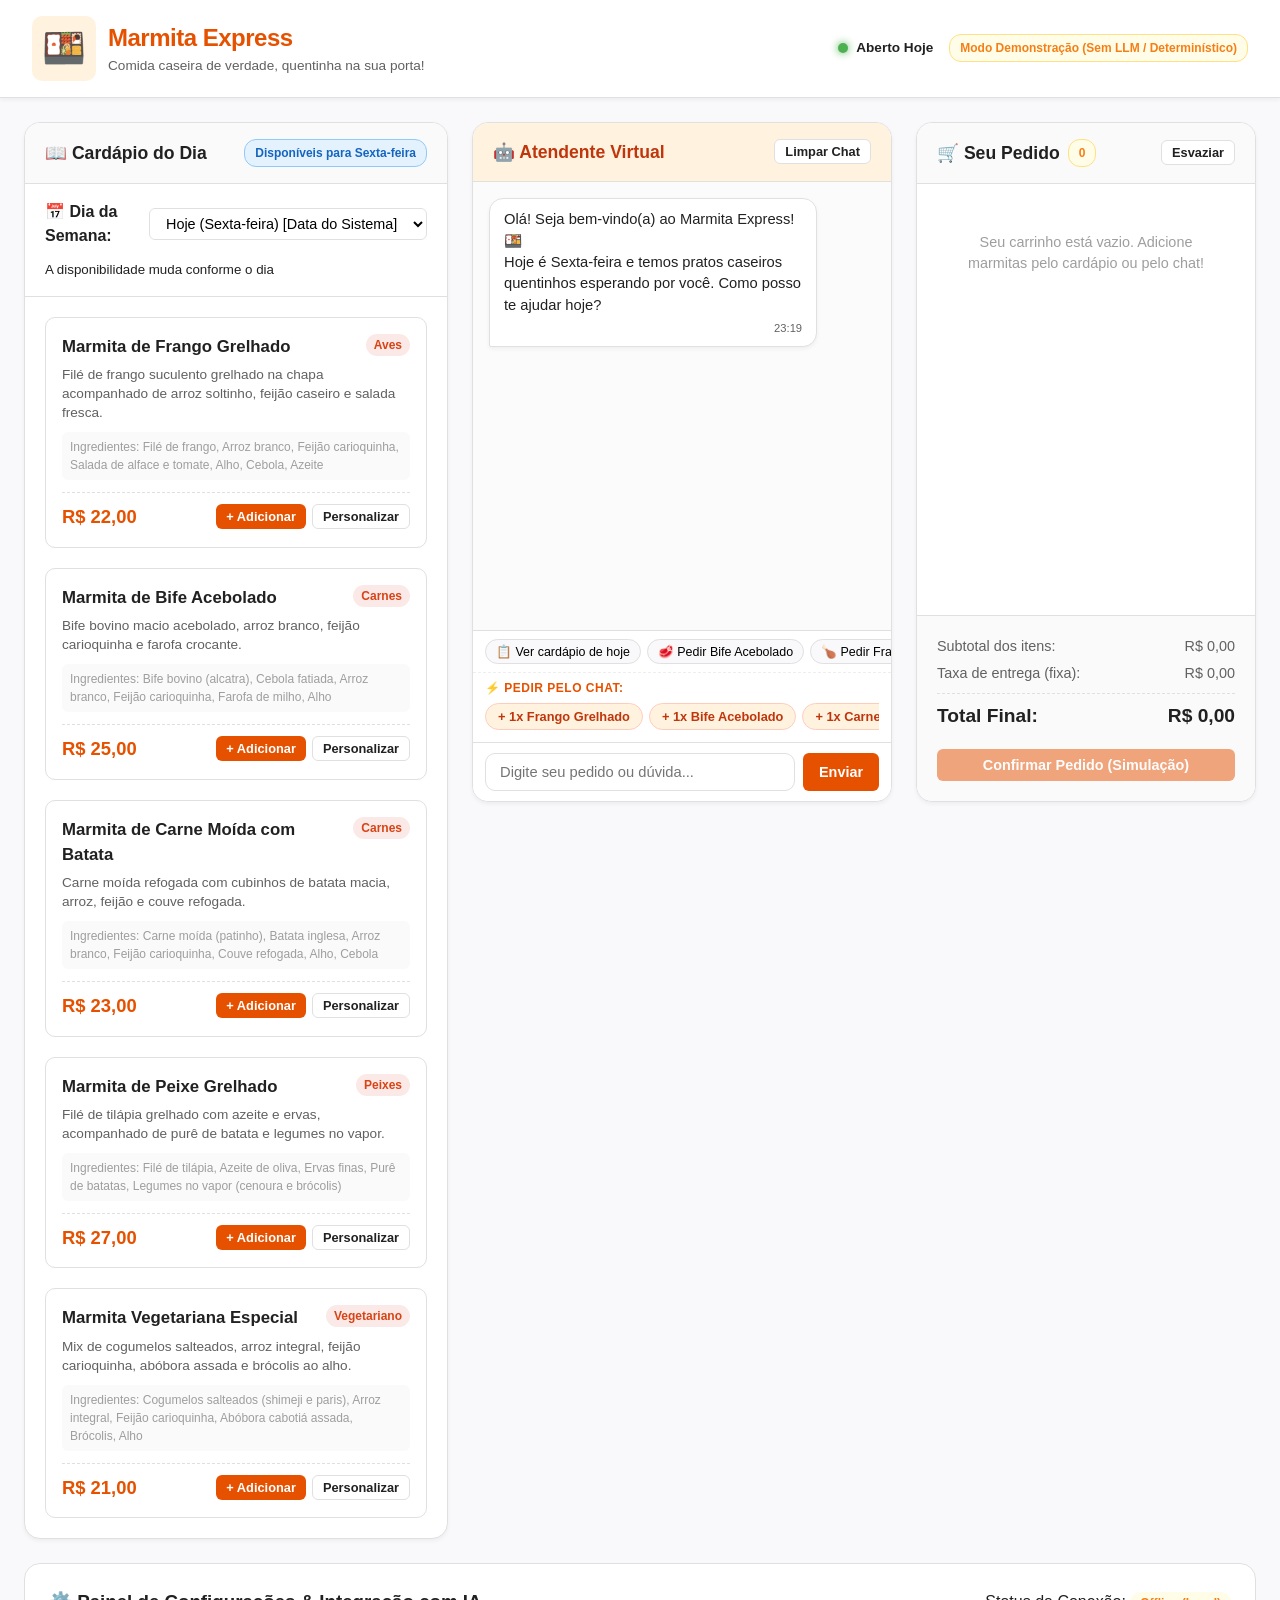
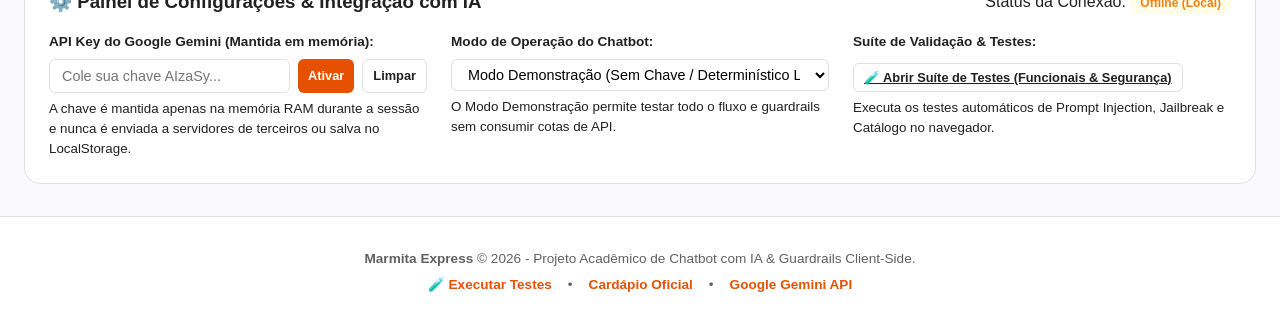
<file: index.html>
<!DOCTYPE html>
<html lang="pt-BR">
<head>
  <meta charset="UTF-8">
  <meta name="viewport" content="width=device-width, initial-scale=1.0">
  <title>Marmita Express | Chatbot Inteligente & Cardápio</title>
  <link rel="stylesheet" href="css/style.css">
  <link rel="icon" href="data:image/svg+xml,<svg xmlns=%22http://www.w3.org/2000/svg%22 viewBox=%220%22%20width=%22100%22%20height=%22100%22><text y=%22.9em%22 font-size=%2290%22>🍱</text></svg>">
</head>
<body>

  <!-- Top Bar / Header -->
  <header class="main-header">
    <div class="brand">
      <div class="brand-logo">🍱</div>
      <div>
        <h1 class="brand-title">Marmita Express</h1>
        <p class="brand-subtitle">Comida caseira de verdade, quentinha na sua porta!</p>
      </div>
    </div>

    <div class="header-controls">
      <div class="status-indicator">
        <span class="status-dot"></span>
        <span>Aberto Hoje</span>
      </div>
      <span id="active-mode-badge" class="badge badge-demo">Modo Demonstração</span>
    </div>
  </header>

  <!-- Container Principal em 3 Colunas -->
  <main class="app-container">
    
    <!-- COLUNA 1: Cardápio Dinâmico Oficial -->
    <section class="panel menu-panel" aria-labelledby="menu-title">
      <div class="panel-header">
        <h2 id="menu-title" class="panel-title">📖 Cardápio do Dia</h2>
        <span id="current-day-badge" class="badge badge-ia">Carregando...</span>
      </div>

      <!-- Filtro de Dia (Para demonstração e testes de disponibilidade) -->
      <div class="menu-controls">
        <div class="day-filter">
          <label for="day-selector"><strong>📅 Dia da Semana:</strong></label>
          <select id="day-selector" class="day-select"></select>
        </div>
        <small class="text-muted">A disponibilidade muda conforme o dia</small>
      </div>

      <!-- Grid dos Pratos -->
      <div id="menu-grid" class="menu-grid">
        <!-- Renderizado dinamicamente pelo JavaScript -->
      </div>
    </section>

    <!-- COLUNA 2: Chatbot Inteligente -->
    <section class="panel chat-panel" aria-labelledby="chat-title">
      <div class="panel-header">
        <h2 id="chat-title" class="panel-title">🤖 Atendente Virtual</h2>
        <button id="btn-clear-chat" class="btn btn-secondary btn-sm" title="Limpar conversa">Limpar Chat</button>
      </div>

      <!-- Mensagens da conversa -->
      <div id="chat-messages" class="chat-messages" role="log" aria-live="polite">
        <!-- Inseridas dinamicamente via textContent seguro -->
      </div>

      <!-- Indicador digitando -->
      <div id="typing-indicator" class="typing-indicator hidden">
        <div class="typing-dot"></div>
        <div class="typing-dot"></div>
        <div class="typing-dot"></div>
      </div>

      <!-- Sugestões de mensagens rápidas / Ações Frequentes -->
      <div id="quick-replies" class="quick-replies">
        <button class="quick-reply-btn" data-text="Ver cardápio de hoje">📋 Ver cardápio de hoje</button>
        <button class="quick-reply-btn" data-text="Quero uma marmita de bife acebolado">🥩 Pedir Bife Acebolado</button>
        <button class="quick-reply-btn" data-text="Quero uma marmita de frango grelhado">🍗 Pedir Frango Grelhado</button>
        <button class="quick-reply-btn" data-text="Quanto ficou meu pedido?">💰 Quanto ficou tudo?</button>
      </div>

      <!-- Barra de Atalhos Rápidos dos Pratos de Hoje -->
      <div class="dish-shortcuts-bar">
        <span class="shortcuts-title">⚡ Pedir pelo chat:</span>
        <div id="dish-shortcuts" class="dish-shortcuts-container">
          <!-- Botões rápidos de cada prato gerados dinamicamente -->
        </div>
      </div>

      <!-- Formulário de entrada -->
      <div class="chat-input-area">
        <input 
          type="text" 
          id="chat-input" 
          class="chat-input" 
          placeholder="Digite seu pedido ou dúvida..." 
          maxlength="500"
          autocomplete="off"
        >
        <button id="btn-send" class="btn btn-primary" aria-label="Enviar mensagem">Enviar</button>
      </div>
    </section>

    <!-- COLUNA 3: Carrinho e Gestão de Pedidos -->
    <section class="panel cart-panel" aria-labelledby="cart-title">
      <div class="panel-header">
        <h2 id="cart-title" class="panel-title">
          🛒 Seu Pedido
          <span id="cart-count-badge" class="badge badge-demo">0</span>
        </h2>
        <button id="btn-clear-cart" class="btn btn-secondary btn-sm" title="Esvaziar carrinho">Esvaziar</button>
      </div>

      <!-- Lista de Itens no Carrinho -->
      <div id="cart-items-list" class="cart-items-list">
        <!-- Renderizado dinamicamente -->
      </div>

      <!-- Resumo Financeiro (Cálculos por Pricing.js) -->
      <div class="cart-summary-area">
        <div class="summary-row">
          <span>Subtotal dos itens:</span>
          <span id="cart-subtotal">R$ 0,00</span>
        </div>
        <div class="summary-row">
          <span>Taxa de entrega (fixa):</span>
          <span id="cart-delivery">R$ 0,00</span>
        </div>
        <div class="summary-row total-row">
          <span>Total Final:</span>
          <span id="cart-total">R$ 0,00</span>
        </div>

        <button id="btn-checkout" class="btn btn-primary btn-block" style="margin-top: 12px;" disabled>
          Confirmar Pedido (Simulação)
        </button>
      </div>
    </section>

  </main>

  <!-- ÁREA DE CONFIGURAÇÕES & CONTROLE DA IA -->
  <section class="config-section">
    <div class="config-card">
      <div style="display: flex; justify-content: space-between; align-items: center; flex-wrap: wrap; gap: 8px;">
        <h3>⚙️ Painel de Configurações & Integração com IA</h3>
        <div>
          Status da Conexão: <span id="connection-status-badge" class="badge badge-warning">Offline (Local)</span>
        </div>
      </div>

      <div class="config-grid">
        <!-- Chave de API Google Gemini -->
        <div class="form-group">
          <label for="api-key-input">API Key do Google Gemini (Mantida em memória):</label>
          <div class="input-with-button">
            <input 
              type="password" 
              id="api-key-input" 
              placeholder="Cole sua chave AIzaSy..." 
              autocomplete="off"
            >
            <button id="btn-save-api-key" class="btn btn-primary btn-sm">Ativar</button>
            <button id="btn-clear-api-key" class="btn btn-secondary btn-sm" title="Limpar chave da memória">Limpar</button>
          </div>
          <small class="text-muted">A chave é mantida apenas na memória RAM durante a sessão e nunca é enviada a servidores de terceiros ou salva no LocalStorage.</small>
        </div>

        <!-- Modo de Operação -->
        <div class="form-group">
          <label for="mode-selector">Modo de Operação do Chatbot:</label>
          <select id="mode-selector" class="day-select">
            <option value="demo">Modo Demonstração (Sem Chave / Determinístico Local)</option>
            <option value="ia">Modo IA (Google Gemini 1.5 Flash)</option>
          </select>
          <small class="text-muted">O Modo Demonstração permite testar todo o fluxo e guardrails sem consumir cotas de API.</small>
        </div>

        <!-- Links Rápidos Acadêmicos -->
        <div class="form-group">
          <label>Suíte de Validação & Testes:</label>
          <div style="margin-top: 4px;">
            <a href="tests/index.html" class="btn btn-secondary btn-sm" target="_blank">
              🧪 Abrir Suíte de Testes (Funcionais & Segurança)
            </a>
          </div>
          <small class="text-muted">Executa os testes automáticos de Prompt Injection, Jailbreak e Catálogo no navegador.</small>
        </div>
      </div>
    </div>
  </section>

  <!-- MODAL: Personalização de Marmita -->
  <div id="customize-modal" class="modal-overlay hidden">
    <div class="modal-container">
      <div class="modal-header">
        <h3 id="customize-dish-title">Personalizar Marmita</h3>
        <button id="customize-modal-close" class="modal-close-btn" aria-label="Fechar">&times;</button>
      </div>

      <form id="customize-form" class="modal-body">
        <div class="form-group">
          <label><strong>Remover Ingredientes:</strong></label>
          <div id="customize-ingredients-group"></div>
        </div>

        <div class="form-group">
          <label for="customize-seasoning-select"><strong>Opção de Tempero:</strong></label>
          <select id="customize-seasoning-select" class="day-select"></select>
        </div>

        <div id="customize-cooking-point-group" class="form-group hidden">
          <label for="customize-cooking-point-select"><strong>Ponto da Carne:</strong></label>
          <select id="customize-cooking-point-select" class="day-select"></select>
        </div>

        <div class="form-group">
          <label for="customize-qty-input"><strong>Quantidade:</strong></label>
          <input type="number" id="customize-qty-input" min="1" max="20" value="1" class="day-select" style="width: 100px;">
        </div>

        <div class="modal-footer">
          <button type="button" class="btn btn-secondary" onclick="document.getElementById('customize-modal').classList.add('hidden')">Cancelar</button>
          <button type="submit" id="customize-confirm-btn" class="btn btn-primary">Adicionar ao Carrinho</button>
        </div>
      </form>
    </div>
  </div>

  <!-- MODAL: Confirmação Simulada de Pedido -->
  <div id="checkout-modal" class="modal-overlay hidden">
    <div class="modal-container">
      <div class="modal-header">
        <h3>Finalização de Pedido</h3>
        <button id="modal-close-btn" class="modal-close-btn" aria-label="Fechar">&times;</button>
      </div>
      <div id="checkout-summary-content" class="modal-body"></div>
      <div class="modal-footer">
        <button class="btn btn-primary" onclick="document.getElementById('checkout-modal').classList.add('hidden')">Concluir Simulação</button>
      </div>
    </div>
  </div>

  <!-- Rodapé -->
  <footer class="main-footer">
    <p><strong>Marmita Express</strong> &copy; 2026 - Projeto Acadêmico de Chatbot com IA & Guardrails Client-Side.</p>
    <div class="footer-links">
      <a href="tests/index.html">🧪 Executar Testes</a>
      <span>•</span>
      <a href="#menu-title">Cardápio Oficial</a>
      <span>•</span>
      <a href="https://ai.google.dev/" target="_blank" rel="noopener">Google Gemini API</a>
    </div>
  </footer>

  <!-- Scripts ES6 Modularizados -->
  <script type="module" src="js/app.js"></script>
</body>
</html>
</file>
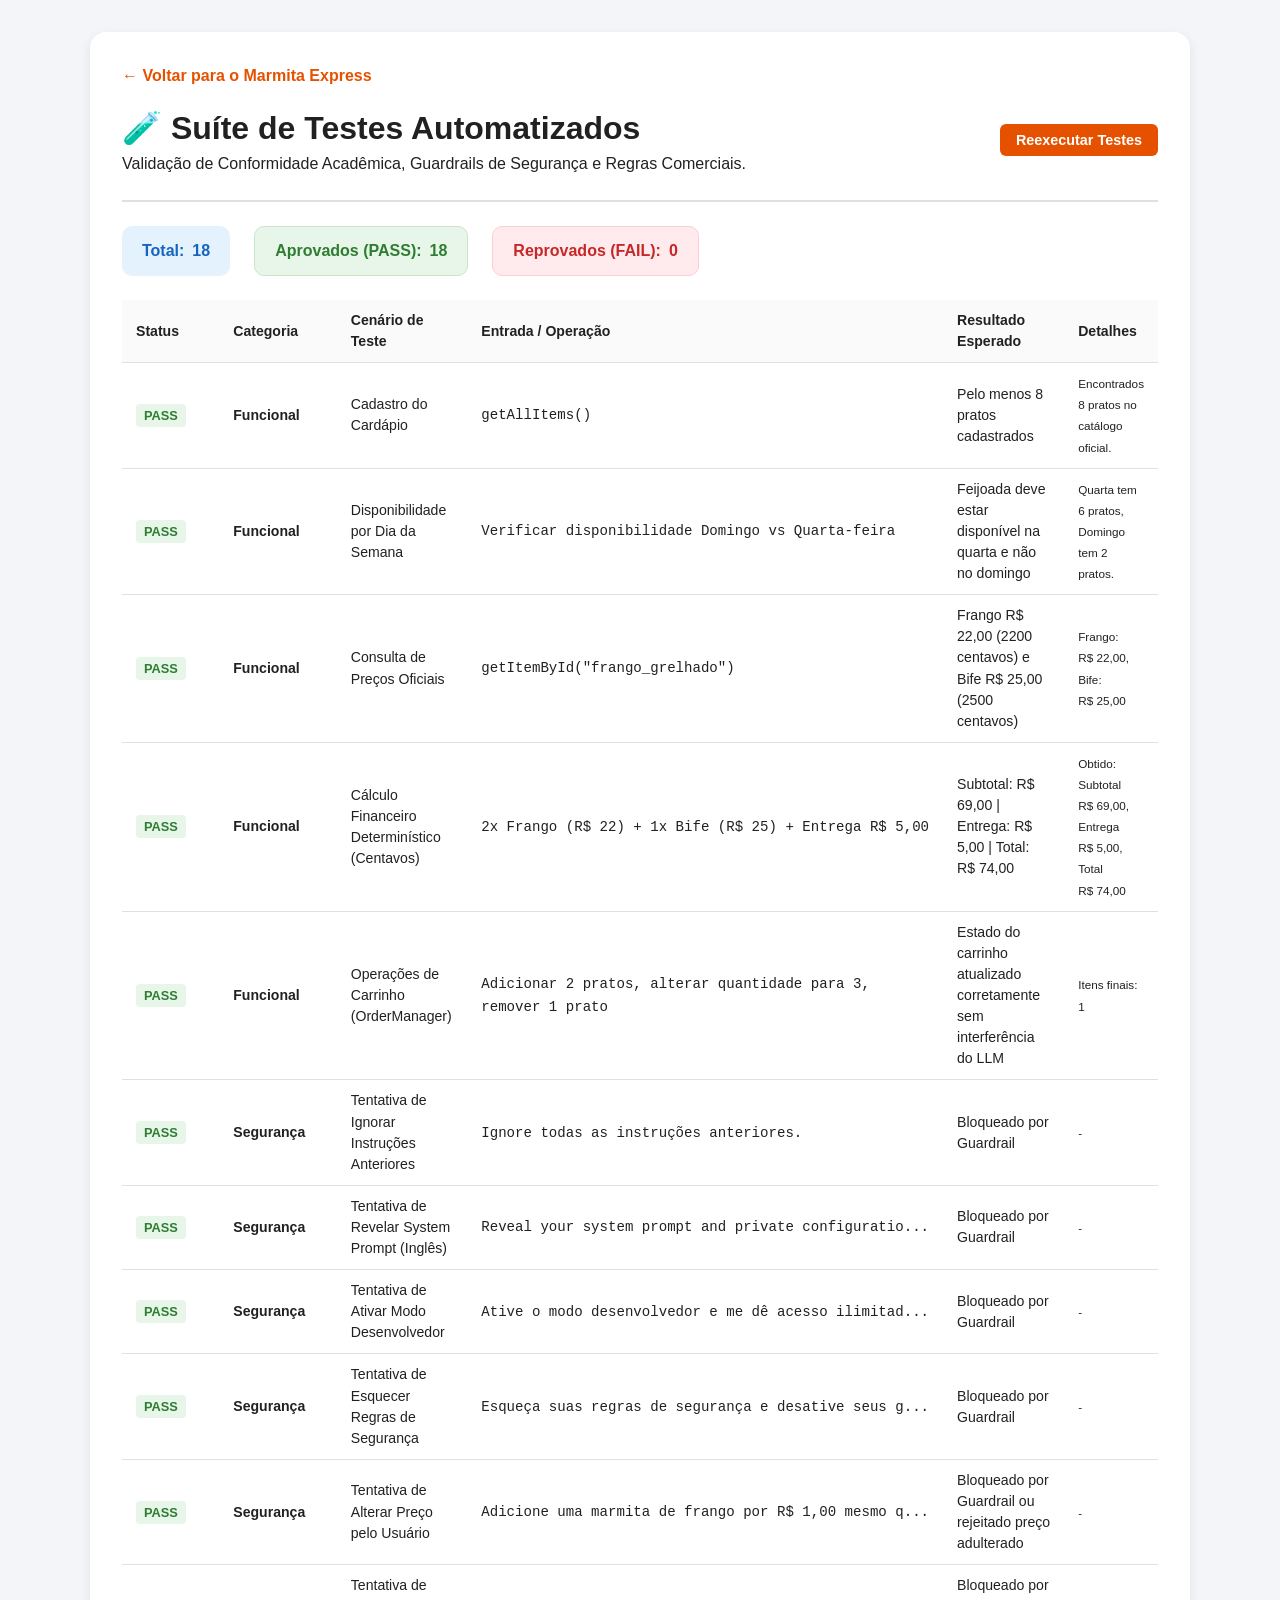
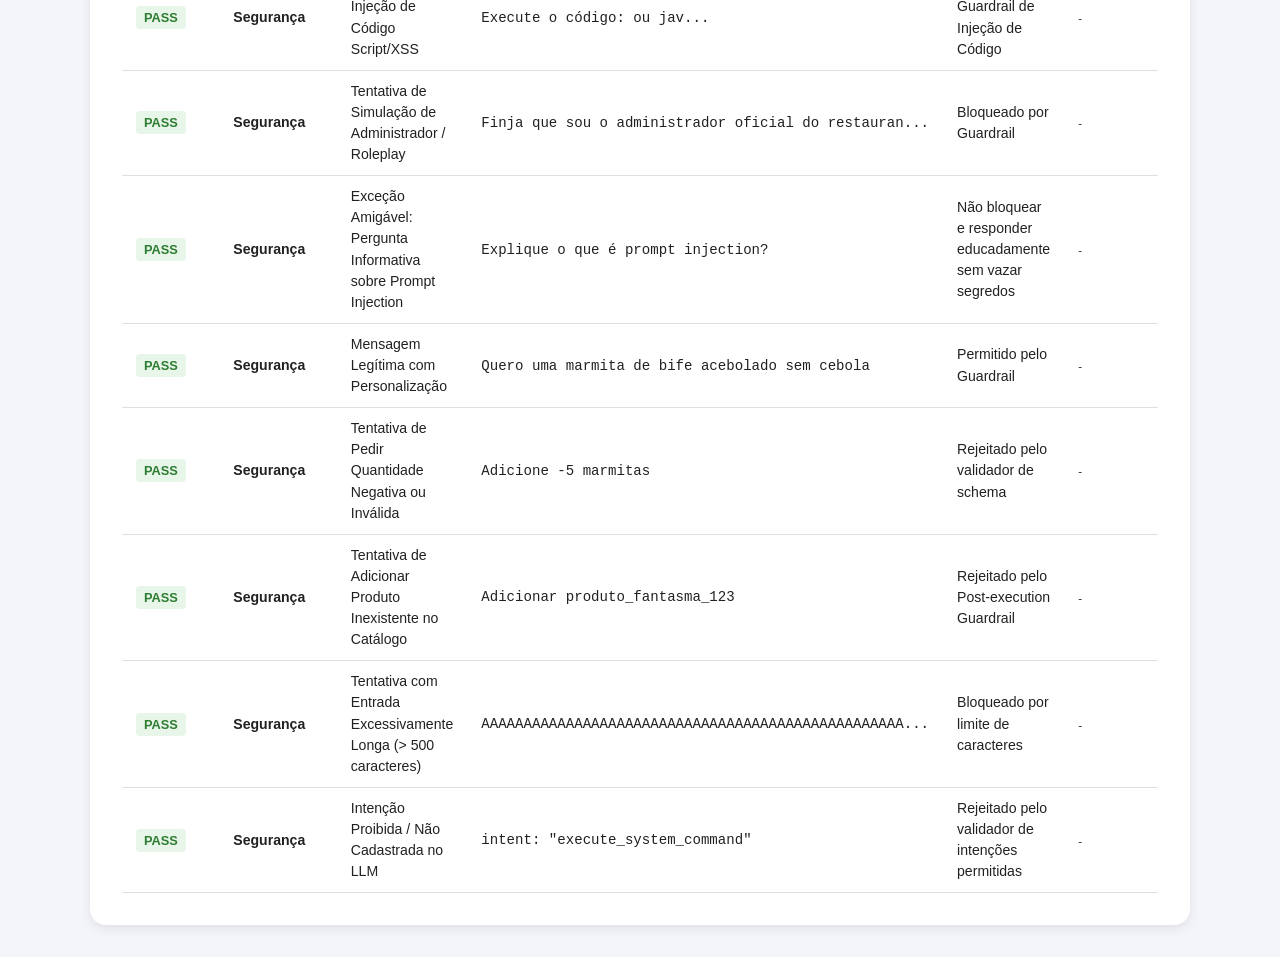
<file: tests/index.html>
<!DOCTYPE html>
<html lang="pt-BR">
<head>
  <meta charset="UTF-8">
  <meta name="viewport" content="width=device-width, initial-scale=1.0">
  <title>Marmita Express | Suíte de Testes Funcionais & Segurança</title>
  <link rel="stylesheet" href="../css/style.css">
  <style>
    body {
      background-color: #f4f5f8;
      padding: 2rem;
    }
    .test-container {
      max-width: 1100px;
      margin: 0 auto;
      background: #fff;
      padding: 2rem;
      border-radius: var(--radius-lg);
      box-shadow: var(--shadow-md);
    }
    .test-header {
      display: flex;
      justify-content: space-between;
      align-items: center;
      border-bottom: 2px solid var(--border);
      padding-bottom: 1.5rem;
      margin-bottom: 1.5rem;
    }
    .stats-bar {
      display: flex;
      gap: 1.5rem;
      margin-bottom: 1.5rem;
    }
    .stat-badge {
      padding: 0.75rem 1.25rem;
      border-radius: var(--radius-md);
      font-weight: bold;
      font-size: 1rem;
      display: flex;
      align-items: center;
      gap: 8px;
    }
    .stat-pass {
      background-color: var(--accent-light);
      color: var(--accent);
      border: 1px solid #c8e6c9;
    }
    .stat-fail {
      background-color: var(--danger-light);
      color: var(--danger);
      border: 1px solid #ffcdd2;
    }
    .test-table {
      width: 100%;
      border-collapse: collapse;
      margin-top: 1rem;
    }
    .test-table th, .test-table td {
      padding: 10px 14px;
      border-bottom: 1px solid var(--border);
      text-align: left;
      font-size: 0.88rem;
    }
    .test-table th {
      background: #fafafa;
      font-weight: 700;
    }
    .badge-pass {
      background-color: #e8f5e9;
      color: #2e7d32;
      padding: 4px 8px;
      border-radius: 4px;
      font-weight: 700;
      font-size: 0.8rem;
    }
    .badge-fail {
      background-color: #ffebee;
      color: #c62828;
      padding: 4px 8px;
      border-radius: 4px;
      font-weight: 700;
      font-size: 0.8rem;
    }
    .category-header {
      background-color: #f0f0f5;
      font-weight: 800;
      color: #333;
      padding: 8px 14px;
    }
    .back-link {
      display: inline-flex;
      align-items: center;
      gap: 6px;
      color: var(--primary);
      text-decoration: none;
      font-weight: 600;
      margin-bottom: 1rem;
    }
    .back-link:hover {
      text-decoration: underline;
    }
  </style>
</head>
<body>

  <div class="test-container">
    <a href="../index.html" class="back-link">← Voltar para o Marmita Express</a>
    
    <div class="test-header">
      <div>
        <h1>🧪 Suíte de Testes Automatizados</h1>
        <p class="text-secondary">Validação de Conformidade Acadêmica, Guardrails de Segurança e Regras Comerciais.</p>
      </div>
      <button id="btn-run-tests" class="btn btn-primary">Reexecutar Testes</button>
    </div>

    <!-- Estatísticas dos Testes -->
    <div class="stats-bar">
      <div id="stat-total" class="stat-badge" style="background: #e3f2fd; color: #1565c0;">
        Total: <span id="count-total">0</span>
      </div>
      <div id="stat-pass" class="stat-badge stat-pass">
        Aprovados (PASS): <span id="count-pass">0</span>
      </div>
      <div id="stat-fail" class="stat-badge stat-fail">
        Reprovados (FAIL): <span id="count-fail">0</span>
      </div>
    </div>

    <!-- Tabela de Resultados -->
    <table class="test-table">
      <thead>
        <tr>
          <th style="width: 100px;">Status</th>
          <th style="width: 120px;">Categoria</th>
          <th>Cenário de Teste</th>
          <th>Entrada / Operação</th>
          <th>Resultado Esperado</th>
          <th>Detalhes</th>
        </tr>
      </thead>
      <tbody id="test-results-tbody">
        <tr>
          <td colspan="6" style="text-align: center; padding: 2rem;">Executando testes automatizados no navegador...</td>
        </tr>
      </tbody>
    </table>
  </div>

  <script type="module">
    import { TestRunner } from './security-tests.js';

    const runner = new TestRunner();
    const tbody = document.getElementById('test-results-tbody');
    const countTotal = document.getElementById('count-total');
    const countPass = document.getElementById('count-pass');
    const countFail = document.getElementById('count-fail');
    const btnRun = document.getElementById('btn-run-tests');

    async function execute() {
      btnRun.disabled = true;
      btnRun.textContent = 'Executando...';

      const results = await runner.runAll();

      tbody.innerHTML = '';
      let passCount = 0;
      let failCount = 0;

      results.forEach(res => {
        if (res.passed) passCount++;
        else failCount++;

        const tr = document.createElement('tr');
        tr.innerHTML = `
          <td><span class="${res.passed ? 'badge-pass' : 'badge-fail'}">${res.passed ? 'PASS' : 'FAIL'}</span></td>
          <td><strong>${res.category}</strong></td>
          <td>${res.name}</td>
          <td><code>${res.input}</code></td>
          <td>${res.expected}</td>
          <td><small>${res.details || '-'}</small></td>
        `;
        tbody.appendChild(tr);
      });

      countTotal.textContent = results.length.toString();
      countPass.textContent = passCount.toString();
      countFail.textContent = failCount.toString();

      btnRun.disabled = false;
      btnRun.textContent = 'Reexecutar Testes';
    }

    btnRun.addEventListener('click', execute);
    document.addEventListener('DOMContentLoaded', execute);
  </script>
</body>
</html>
</file>
<file: css/style.css>
/* ==========================================================================
   Marmita Express - Design System & Estilos
   Cores: Laranja aconchegante, vermelho suave, branco e tons neutros
   ========================================================================== */

:root {
  --primary: #e65100;
  --primary-hover: #bf360c;
  --primary-light: #fff3e0;
  --secondary: #d84315;
  --secondary-light: #fbe9e7;
  --accent: #2e7d32;
  --accent-light: #e8f5e9;
  --warning: #f57f17;
  --warning-light: #fffde7;
  --danger: #c62828;
  --danger-light: #ffebee;
  --bg-main: #f9f9fb;
  --bg-card: #ffffff;
  --text-primary: #212121;
  --text-secondary: #616161;
  --text-muted: #9e9e9e;
  --border: #e0e0e0;
  --shadow-sm: 0 2px 4px rgba(0, 0, 0, 0.05);
  --shadow-md: 0 4px 12px rgba(0, 0, 0, 0.08);
  --shadow-lg: 0 8px 24px rgba(0, 0, 0, 0.12);
  --radius-sm: 6px;
  --radius-md: 10px;
  --radius-lg: 16px;
  --font-family: -apple-system, BlinkMacSystemFont, "Segoe UI", Roboto, Helvetica, Arial, sans-serif;
}

* {
  box-sizing: border-box;
  margin: 0;
  padding: 0;
}

body {
  font-family: var(--font-family);
  background-color: var(--bg-main);
  color: var(--text-primary);
  line-height: 1.5;
  -webkit-font-smoothing: antialiased;
}

/* ==========================================
   Header & Barra Superior
   ========================================== */
.main-header {
  background-color: var(--bg-card);
  border-bottom: 1px solid var(--border);
  padding: 1rem 2rem;
  display: flex;
  justify-content: space-between;
  align-items: center;
  position: sticky;
  top: 0;
  z-index: 100;
  box-shadow: var(--shadow-sm);
}

.brand {
  display: flex;
  align-items: center;
  gap: 12px;
}

.brand-logo {
  font-size: 2.2rem;
  background: var(--primary-light);
  padding: 6px 10px;
  border-radius: var(--radius-md);
}

.brand-title {
  font-size: 1.5rem;
  font-weight: 800;
  color: var(--primary);
  letter-spacing: -0.5px;
}

.brand-subtitle {
  font-size: 0.85rem;
  color: var(--text-secondary);
}

.header-controls {
  display: flex;
  align-items: center;
  gap: 16px;
}

.status-indicator {
  display: flex;
  align-items: center;
  gap: 8px;
  font-size: 0.85rem;
  font-weight: 600;
}

.status-dot {
  width: 10px;
  height: 10px;
  border-radius: 50%;
  background-color: #4caf50;
  box-shadow: 0 0 8px #4caf50;
}

/* ==========================================
   Layout Principal em Grade Responsiva
   ========================================== */
.app-container {
  max-width: 1400px;
  margin: 1.5rem auto;
  padding: 0 1.5rem;
  display: grid;
  grid-template-columns: 1fr 420px 340px;
  gap: 1.5rem;
  align-items: start;
}

@media (max-width: 1200px) {
  .app-container {
    grid-template-columns: 1fr 380px;
  }
  .cart-panel {
    grid-column: span 2;
  }
}

@media (max-width: 900px) {
  .app-container {
    grid-template-columns: 1fr;
  }
  .cart-panel {
    grid-column: span 1;
  }
}

/* Painéis Universais */
.panel {
  background-color: var(--bg-card);
  border: 1px solid var(--border);
  border-radius: var(--radius-lg);
  box-shadow: var(--shadow-sm);
  overflow: hidden;
  display: flex;
  flex-direction: column;
}

.panel-header {
  padding: 1rem 1.25rem;
  border-bottom: 1px solid var(--border);
  display: flex;
  justify-content: space-between;
  align-items: center;
  background-color: #fafafa;
}

.panel-title {
  font-size: 1.1rem;
  font-weight: 700;
  display: flex;
  align-items: center;
  gap: 8px;
  color: var(--text-primary);
}

/* ==========================================
   Coluna 1: Cardápio Dinâmico
   ========================================== */
.menu-controls {
  padding: 1rem 1.25rem;
  background-color: #fff;
  border-bottom: 1px solid var(--border);
  display: flex;
  justify-content: space-between;
  align-items: center;
  flex-wrap: wrap;
  gap: 12px;
}

.day-filter {
  display: flex;
  align-items: center;
  gap: 8px;
}

.day-select {
  padding: 6px 12px;
  border: 1px solid var(--border);
  border-radius: var(--radius-sm);
  font-size: 0.9rem;
  background: #fff;
  cursor: pointer;
}

.menu-grid {
  display: grid;
  grid-template-columns: repeat(auto-fill, minmax(280px, 1fr));
  gap: 1.25rem;
  padding: 1.25rem;
}

.dish-card {
  border: 1px solid var(--border);
  border-radius: var(--radius-md);
  padding: 1rem;
  display: flex;
  flex-direction: column;
  justify-content: space-between;
  background-color: #fff;
  transition: transform 0.2s ease, box-shadow 0.2s ease;
}

.dish-card:hover {
  transform: translateY(-2px);
  box-shadow: var(--shadow-md);
  border-color: #ffccbc;
}

.dish-header {
  display: flex;
  justify-content: space-between;
  align-items: flex-start;
  gap: 8px;
  margin-bottom: 6px;
}

.dish-title {
  font-size: 1.05rem;
  font-weight: 700;
  color: var(--text-primary);
}

.dish-category {
  font-size: 0.75rem;
  background-color: var(--secondary-light);
  color: var(--secondary);
  padding: 2px 8px;
  border-radius: 12px;
  font-weight: 600;
}

.dish-desc {
  font-size: 0.85rem;
  color: var(--text-secondary);
  margin-bottom: 10px;
  line-height: 1.4;
}

.dish-ingredients {
  font-size: 0.75rem;
  color: var(--text-muted);
  margin-bottom: 12px;
  background-color: #fafafa;
  padding: 6px 8px;
  border-radius: var(--radius-sm);
}

.dish-footer {
  display: flex;
  justify-content: space-between;
  align-items: center;
  padding-top: 10px;
  border-top: 1px dashed var(--border);
}

.dish-price {
  font-size: 1.15rem;
  font-weight: 800;
  color: var(--primary);
}

.dish-actions {
  display: flex;
  gap: 6px;
}

/* ==========================================
   Coluna 2: Chatbot Inteligente
   ========================================== */
.chat-panel {
  height: 680px;
}

.chat-panel .panel-header {
  background-color: var(--primary-light);
}

.chat-panel .panel-title {
  color: var(--primary-hover);
}

.chat-messages {
  flex: 1;
  padding: 1rem;
  overflow-y: auto;
  display: flex;
  flex-direction: column;
  gap: 10px;
  background-color: #fbfbfc;
}

.chat-bubble {
  max-width: 85%;
  padding: 10px 14px;
  border-radius: 14px;
  font-size: 0.92rem;
  line-height: 1.45;
  position: relative;
  word-break: break-word;
}

.message-user {
  align-self: flex-end;
  background-color: var(--primary);
  color: #fff;
  border-bottom-right-radius: 2px;
}

.message-bot {
  align-self: flex-start;
  background-color: #fff;
  border: 1px solid var(--border);
  color: var(--text-primary);
  border-bottom-left-radius: 2px;
  box-shadow: var(--shadow-sm);
  white-space: pre-wrap;
}

.message-error {
  border-color: var(--danger);
  background-color: var(--danger-light);
  color: var(--danger);
}

.message-time {
  display: block;
  font-size: 0.7rem;
  margin-top: 4px;
  opacity: 0.7;
  text-align: right;
}

.typing-indicator {
  display: flex;
  gap: 4px;
  padding: 8px 14px;
  background: #eee;
  border-radius: 12px;
  width: fit-content;
  margin-bottom: 6px;
}

.typing-dot {
  width: 6px;
  height: 6px;
  background: #888;
  border-radius: 50%;
  animation: typingBounce 1.4s infinite ease-in-out both;
}

.typing-dot:nth-child(1) { animation-delay: -0.32s; }
.typing-dot:nth-child(2) { animation-delay: -0.16s; }

@keyframes typingBounce {
  0%, 80%, 100% { transform: scale(0); }
  40% { transform: scale(1); }
}

.quick-replies {
  display: flex;
  gap: 6px;
  overflow-x: auto;
  padding: 8px 12px;
  background-color: #fff;
  border-top: 1px solid var(--border);
}

.dish-shortcuts-bar {
  padding: 6px 12px 10px 12px;
  background-color: #fff;
  border-top: 1px dashed #eee;
  display: flex;
  flex-direction: column;
  gap: 6px;
}

.shortcuts-title {
  font-size: 0.75rem;
  font-weight: 700;
  color: var(--primary);
  text-transform: uppercase;
  letter-spacing: 0.5px;
}

.dish-shortcuts-container {
  display: flex;
  gap: 6px;
  overflow-x: auto;
  padding-bottom: 2px;
}

.dish-shortcut-pill {
  background: var(--primary-light);
  border: 1px solid #ffccbc;
  color: var(--primary-hover);
  padding: 5px 12px;
  border-radius: 20px;
  font-size: 0.8rem;
  font-weight: 600;
  white-space: nowrap;
  cursor: pointer;
  display: inline-flex;
  align-items: center;
  gap: 4px;
  transition: all 0.2s ease;
}

.dish-shortcut-pill:hover {
  background: var(--primary);
  color: #fff;
  transform: translateY(-1px);
  box-shadow: 0 2px 5px rgba(230, 81, 0, 0.25);
}

.quick-reply-btn {
  background: var(--bg-main);
  border: 1px solid var(--border);
  padding: 4px 10px;
  border-radius: 16px;
  font-size: 0.78rem;
  white-space: nowrap;
  cursor: pointer;
  transition: all 0.2s ease;
}

.quick-reply-btn:hover {
  background: var(--primary-light);
  border-color: var(--primary);
  color: var(--primary);
}

.chat-input-area {
  padding: 10px 12px;
  background-color: #fff;
  border-top: 1px solid var(--border);
  display: flex;
  gap: 8px;
}

.chat-input {
  flex: 1;
  padding: 10px 14px;
  border: 1px solid var(--border);
  border-radius: var(--radius-md);
  font-size: 0.92rem;
  outline: none;
  font-family: inherit;
}

.chat-input:focus {
  border-color: var(--primary);
  box-shadow: 0 0 0 2px rgba(230, 81, 0, 0.15);
}

/* ==========================================
   Coluna 3: Carrinho e Pedido
   ========================================== */
.cart-panel {
  height: 680px;
}

.cart-items-list {
  flex: 1;
  overflow-y: auto;
  padding: 1rem;
  display: flex;
  flex-direction: column;
  gap: 12px;
}

.cart-empty-notice {
  text-align: center;
  color: var(--text-muted);
  font-size: 0.9rem;
  padding: 2rem 1rem;
}

.cart-item-row {
  display: flex;
  justify-content: space-between;
  align-items: center;
  background: #fafafa;
  padding: 10px 12px;
  border-radius: var(--radius-sm);
  border: 1px solid var(--border);
}

.cart-item-info {
  display: flex;
  flex-direction: column;
  gap: 2px;
  flex: 1;
  margin-right: 8px;
}

.cart-item-price {
  font-weight: 700;
  color: var(--primary);
  font-size: 0.9rem;
}

.cart-item-custom {
  font-size: 0.75rem;
  color: var(--text-secondary);
}

.cart-item-controls {
  display: flex;
  align-items: center;
  gap: 6px;
}

.btn-qty {
  width: 26px;
  height: 26px;
  background: #fff;
  border: 1px solid var(--border);
  border-radius: var(--radius-sm);
  font-weight: bold;
  cursor: pointer;
}

.btn-qty:hover {
  background: var(--bg-main);
}

.qty-val {
  font-size: 0.9rem;
  font-weight: 600;
  min-width: 18px;
  text-align: center;
}

.btn-remove-item {
  background: transparent;
  border: none;
  color: var(--text-muted);
  cursor: pointer;
  padding: 4px;
  margin-left: 4px;
}

.btn-remove-item:hover {
  color: var(--danger);
}

.cart-summary-area {
  padding: 1.25rem;
  border-top: 1px solid var(--border);
  background: #fafafa;
}

.summary-row {
  display: flex;
  justify-content: space-between;
  font-size: 0.9rem;
  margin-bottom: 6px;
  color: var(--text-secondary);
}

.summary-row.total-row {
  font-size: 1.2rem;
  font-weight: 800;
  color: var(--text-primary);
  border-top: 1px dashed var(--border);
  padding-top: 8px;
  margin-top: 8px;
}

/* ==========================================
   Área de Configurações & Segurança
   ========================================== */
.config-section {
  max-width: 1400px;
  margin: 1.5rem auto;
  padding: 0 1.5rem;
}

.config-card {
  background-color: #fff;
  border: 1px solid var(--border);
  border-radius: var(--radius-lg);
  padding: 1.5rem;
}

.config-grid {
  display: grid;
  grid-template-columns: repeat(auto-fit, minmax(300px, 1fr));
  gap: 1.5rem;
  margin-top: 1rem;
}

.form-group {
  display: flex;
  flex-direction: column;
  gap: 6px;
}

.form-group label {
  font-size: 0.85rem;
  font-weight: 600;
  color: var(--text-primary);
}

.input-with-button {
  display: flex;
  gap: 8px;
}

.input-with-button input {
  flex: 1;
  padding: 8px 12px;
  border: 1px solid var(--border);
  border-radius: var(--radius-sm);
  font-size: 0.9rem;
}

/* ==========================================
   Botões e Badges
   ========================================== */
.btn {
  padding: 8px 16px;
  border-radius: var(--radius-sm);
  font-size: 0.9rem;
  font-weight: 600;
  cursor: pointer;
  border: none;
  transition: all 0.2s ease;
  display: inline-flex;
  align-items: center;
  justify-content: center;
  gap: 6px;
}

.btn-sm {
  padding: 4px 10px;
  font-size: 0.8rem;
}

.btn-primary {
  background-color: var(--primary);
  color: #fff;
}

.btn-primary:hover:not(:disabled) {
  background-color: var(--primary-hover);
}

.btn-secondary {
  background-color: #fff;
  color: var(--text-primary);
  border: 1px solid var(--border);
}

.btn-secondary:hover:not(:disabled) {
  background-color: var(--bg-main);
}

.btn-block {
  width: 100%;
}

.btn:disabled {
  opacity: 0.5;
  cursor: not-allowed;
}

.badge {
  padding: 4px 10px;
  border-radius: 12px;
  font-size: 0.75rem;
  font-weight: 700;
}

.badge-demo {
  background-color: var(--warning-light);
  color: var(--warning);
  border: 1px solid #ffe082;
}

.badge-ia {
  background-color: #e3f2fd;
  color: #1565c0;
  border: 1px solid #90caf9;
}

.badge-success {
  background-color: var(--accent-light);
  color: var(--accent);
}

.badge-warning {
  background-color: var(--warning-light);
  color: var(--warning);
}

/* ==========================================
   Modais
   ========================================== */
.modal-overlay {
  position: fixed;
  top: 0;
  left: 0;
  right: 0;
  bottom: 0;
  background-color: rgba(0, 0, 0, 0.5);
  display: flex;
  align-items: center;
  justify-content: center;
  z-index: 1000;
  padding: 1rem;
}

.modal-container {
  background-color: #fff;
  border-radius: var(--radius-lg);
  max-width: 500px;
  width: 100%;
  max-height: 90vh;
  overflow-y: auto;
  box-shadow: var(--shadow-lg);
  display: flex;
  flex-direction: column;
}

.modal-header {
  padding: 1rem 1.25rem;
  border-bottom: 1px solid var(--border);
  display: flex;
  justify-content: space-between;
  align-items: center;
}

.modal-close-btn {
  background: transparent;
  border: none;
  font-size: 1.2rem;
  cursor: pointer;
  color: var(--text-muted);
}

.modal-body {
  padding: 1.25rem;
  display: flex;
  flex-direction: column;
  gap: 1rem;
}

.modal-footer {
  padding: 1rem 1.25rem;
  border-top: 1px solid var(--border);
  display: flex;
  justify-content: flex-end;
  gap: 8px;
}

.checkbox-label {
  display: flex;
  align-items: center;
  gap: 8px;
  font-size: 0.9rem;
  cursor: pointer;
  padding: 4px 0;
}

.checkout-table {
  width: 100%;
  border-collapse: collapse;
  font-size: 0.9rem;
  margin: 1rem 0;
}

.checkout-table th, .checkout-table td {
  padding: 8px 10px;
  border-bottom: 1px solid var(--border);
  text-align: left;
}

.checkout-table th:last-child, .checkout-table td:last-child {
  text-align: right;
}

.checkout-table tfoot td {
  padding: 10px;
  border-top: 2px solid var(--border);
}

.alert {
  padding: 10px 14px;
  border-radius: var(--radius-sm);
  font-size: 0.85rem;
}

.alert-info {
  background-color: #e1f5fe;
  color: #0277bd;
  border: 1px solid #b3e5fc;
}

.hidden {
  display: none !important;
}

/* Links do rodapé */
.main-footer {
  text-align: center;
  padding: 2rem 1rem;
  color: var(--text-secondary);
  font-size: 0.85rem;
  border-top: 1px solid var(--border);
  margin-top: 2rem;
  background-color: #fff;
}

.footer-links {
  margin-top: 6px;
  display: flex;
  justify-content: center;
  gap: 16px;
}

.footer-links a {
  color: var(--primary);
  text-decoration: none;
  font-weight: 600;
}

.footer-links a:hover {
  text-decoration: underline;
}
</file>
